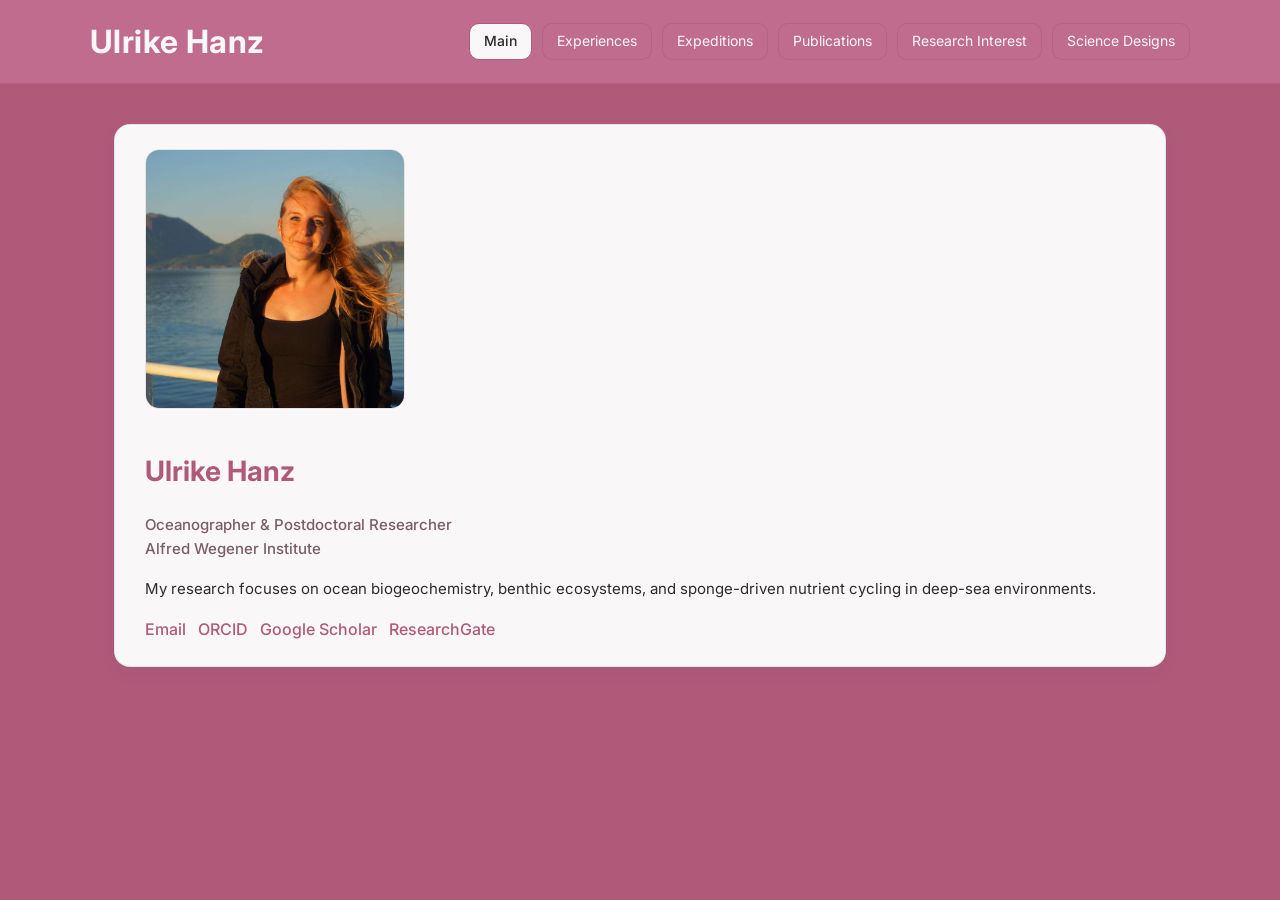
<file: index.html>
<!DOCTYPE html>
<html lang="en">
<head>
  <meta charset="utf-8" />
  <meta name="viewport" content="width=device-width, initial-scale=1" />
  <title>Ulrike Hanz</title>

  <!-- Inter Font -->
  <link rel="preconnect" href="https://fonts.googleapis.com">
  <link rel="preconnect" href="https://fonts.gstatic.com" crossorigin>
  <link href="https://fonts.googleapis.com/css2?family=Inter:wght@300;400;500;600;700&display=swap" rel="stylesheet">

  <!-- Stylesheet -->
  <link rel="stylesheet" href="styles.css" />
</head>

<body>

<header class="header">
  <div class="header-inner">
    <div class="brand">Ulrike Hanz</div>
    <nav class="nav">
      <a class="active" href="index.html">Main</a>
      <a href="experiences.html">Experiences</a>
      <a href="expedition.html">Expeditions</a>
      <a href="publications.html">Publications</a>
      <a href="research-interest.html">Research Interest</a>
      <a href="science-designs.html">Science Designs</a>
    </nav>
  </div>
</header>

<main class="main">
  <div class="card profile-card">

    <div class="profile">
      <img class="hero" src="images/1709807516273.jpg" alt="Ulrike Hanz">
      <div class="intro">
        <h1>Ulrike Hanz</h1>
        <p class="tagline">Oceanographer & Postdoctoral Researcher<br>Alfred Wegener Institute</p>
        <p>
          My research focuses on ocean biogeochemistry, benthic ecosystems, and sponge-driven nutrient cycling in deep-sea environments.
        </p>

        <div class="contact">
          <a href="mailto:Ulrike.hanz@awi.de">Email</a>
          <a href="https://orcid.org/0000-0003-0379-1832">ORCID</a>
          <a href="https://scholar.google.com/citations?user=YGrqtJMAAAAJ&hl=en">Google Scholar</a>
          <a href="https://www.researchgate.net/profile/Ulrike-Hanz">ResearchGate</a>
        </div>

      </div>
    </div>

  </div>
</main>

</body>
</html>
</file>
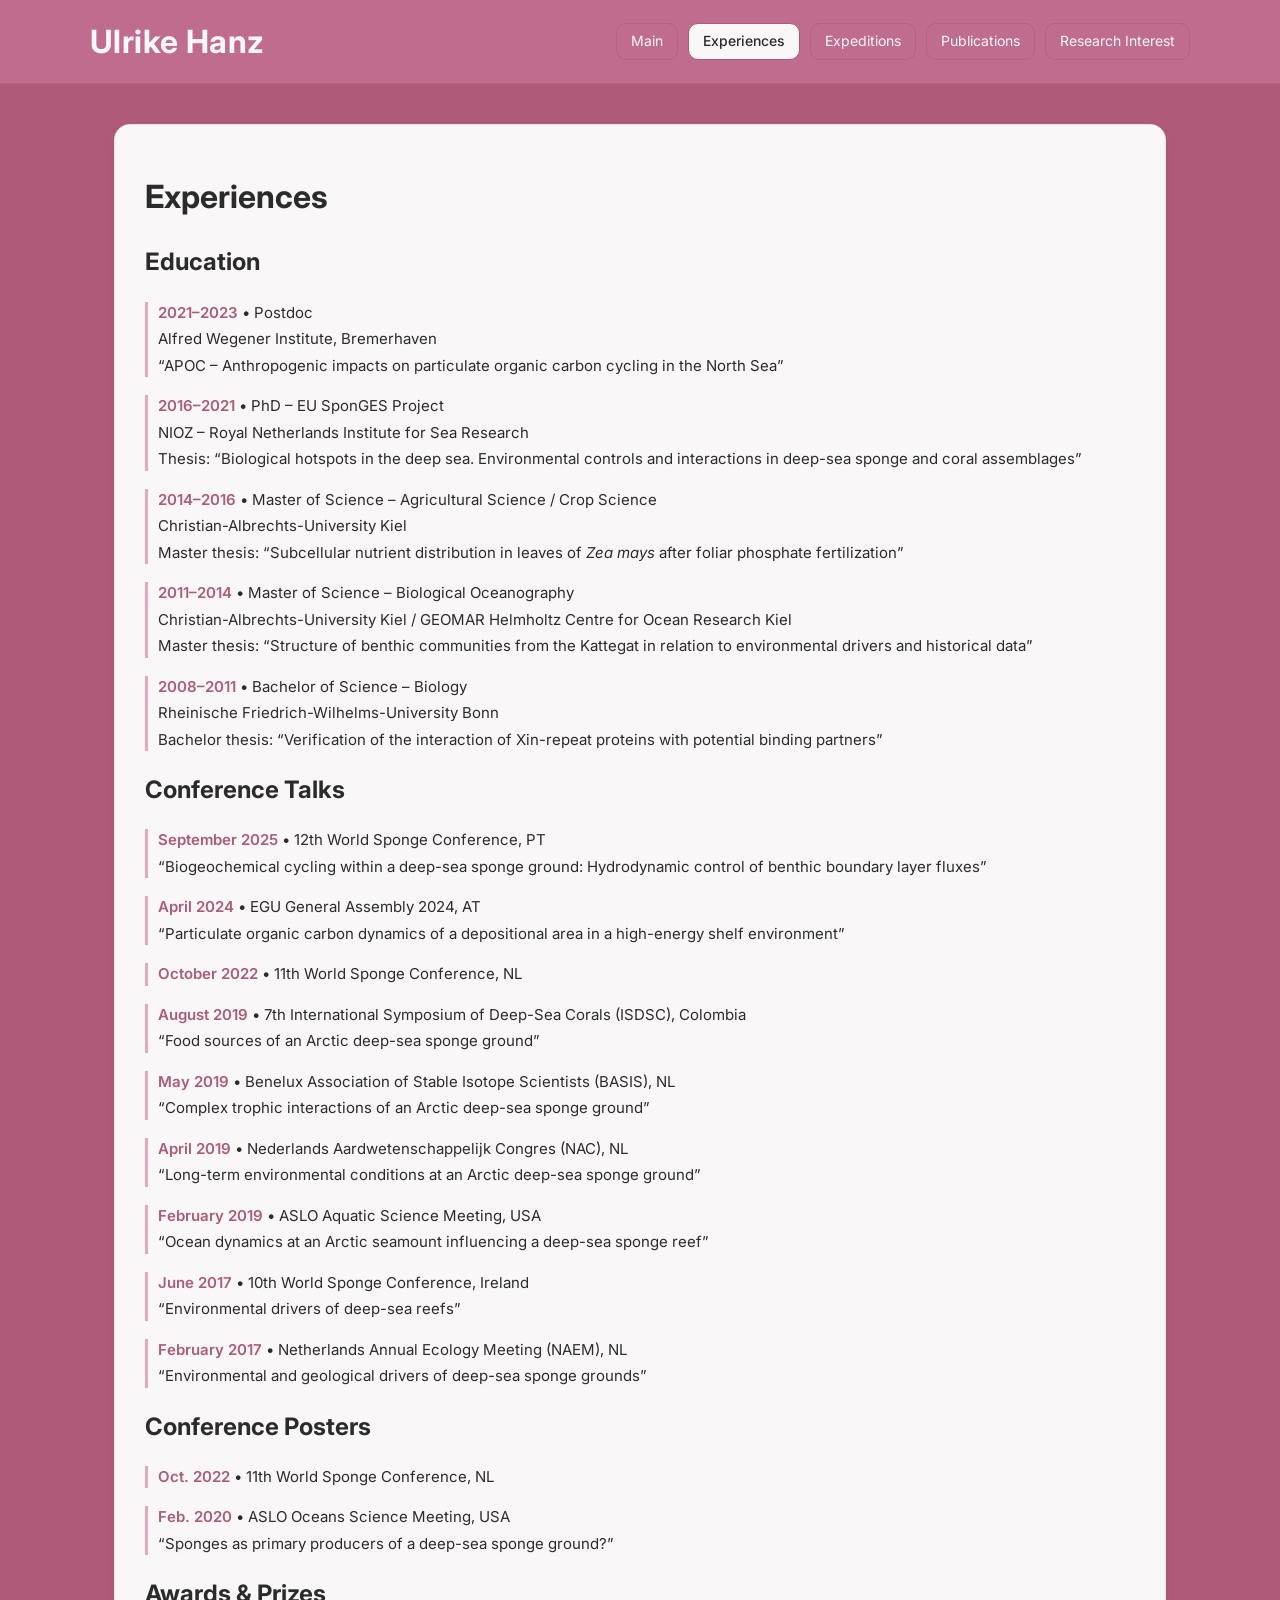
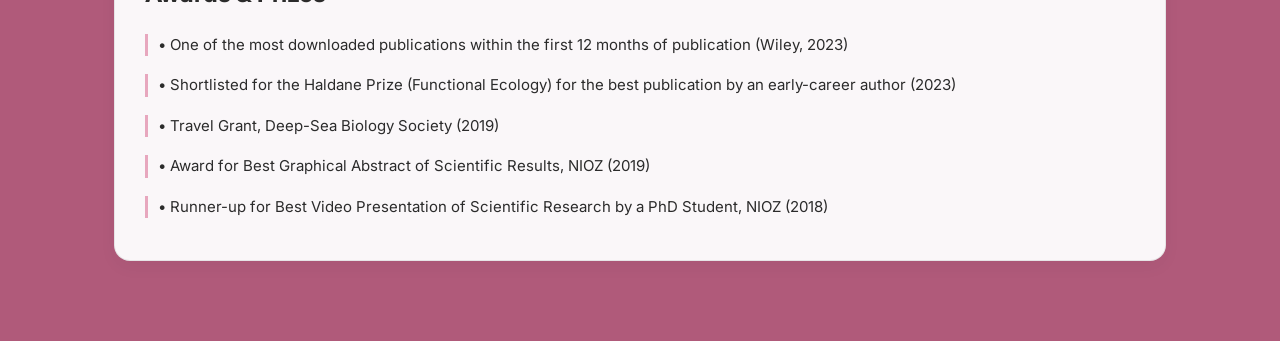
<file: experiences.html>
<!doctype html>
<html lang="en">
<head>
  <meta charset="utf-8" />
  <meta name="viewport" content="width=device-width, initial-scale=1" />
  <title>Experiences — Ulrike Hanz</title>

  <!-- Inter Font -->
  <link rel="preconnect" href="https://fonts.googleapis.com">
  <link rel="preconnect" href="https://fonts.gstatic.com" crossorigin>
  <link href="https://fonts.googleapis.com/css2?family=Inter:wght@300;400;500;600;700&display=swap" rel="stylesheet">

  <link rel="stylesheet" href="styles.css" />
</head>

<body>

<header class="header">
  <div class="header-inner">
    <div class="brand">Ulrike Hanz</div>
    <nav class="nav">
      <a href="index.html">Main</a>
      <a class="active" href="experiences.html">Experiences</a>
      <a href="expedition.html">Expeditions</a>
      <a href="publications.html">Publications</a>
      <a href="research-interest.html">Research Interest</a>
    </nav>
  </div>
</header>

<main class="main">
  <div class="card">

    <h1>Experiences</h1>
   <h2>Education</h2>
<div class="experience-list">

  <div class="experience">
    <p><strong>2021–2023</strong> • Postdoc</p>
    <p>Alfred Wegener Institute, Bremerhaven</p>
    <p>“APOC – Anthropogenic impacts on particulate organic carbon cycling in the North Sea”</p>
  </div>

  <div class="experience">
    <p><strong>2016–2021</strong> • PhD – EU SponGES Project</p>
    <p>NIOZ – Royal Netherlands Institute for Sea Research</p>
    <p>Thesis: “Biological hotspots in the deep sea. Environmental controls and interactions in deep-sea sponge and coral assemblages”</p>
  </div>

  <div class="experience">
    <p><strong>2014–2016</strong> • Master of Science – Agricultural Science / Crop Science</p>
    <p>Christian-Albrechts-University Kiel</p>
    <p>Master thesis: “Subcellular nutrient distribution in leaves of <em>Zea mays</em> after foliar phosphate fertilization”</p>
  </div>

  <div class="experience">
    <p><strong>2011–2014</strong> • Master of Science – Biological Oceanography</p>
    <p>Christian-Albrechts-University Kiel / GEOMAR Helmholtz Centre for Ocean Research Kiel</p>
    <p>Master thesis: “Structure of benthic communities from the Kattegat in relation to environmental drivers and historical data”</p>
  </div>

  <div class="experience">
    <p><strong>2008–2011</strong> • Bachelor of Science – Biology</p>
    <p>Rheinische Friedrich-Wilhelms-University Bonn</p>
    <p>Bachelor thesis: “Verification of the interaction of Xin-repeat proteins with potential binding partners”</p>
  </div>

</div>
    


    <!-- Conference Talks -->
    <h2>Conference Talks</h2>
    <div class="experience-list">
        <div class="experience">
        <p><strong>September 2025</strong> • 12th World Sponge Conference, PT</p>
           <p>“Biogeochemical cycling within a deep-sea sponge ground: Hydrodynamic control of benthic boundary layer fluxes”</p>
      </div>
        <div class="experience">
        <p><strong>April 2024</strong> • EGU General Assembly 2024, AT</p>
           <p>“Particulate organic carbon dynamics of a depositional area in a high-energy shelf environment”</p>
      </div>
      <div class="experience">
        <p><strong>October 2022</strong> • 11th World Sponge Conference, NL</p>
      </div>
      <div class="experience">
        <p><strong>August 2019</strong> • 7th International Symposium of Deep-Sea Corals (ISDSC), Colombia</p>
        <p>“Food sources of an Arctic deep-sea sponge ground”</p>
      </div>
      <div class="experience">
        <p><strong>May 2019</strong> • Benelux Association of Stable Isotope Scientists (BASIS), NL</p>
        <p>“Complex trophic interactions of an Arctic deep-sea sponge ground”</p>
      </div>
      <div class="experience">
        <p><strong>April 2019</strong> • Nederlands Aardwetenschappelijk Congres (NAC), NL</p>
        <p>“Long-term environmental conditions at an Arctic deep-sea sponge ground”</p>
      </div>
      <div class="experience">
        <p><strong>February 2019</strong> • ASLO Aquatic Science Meeting, USA</p>
        <p>“Ocean dynamics at an Arctic seamount influencing a deep-sea sponge reef”</p>
      </div>
      <div class="experience">
        <p><strong>June 2017</strong> • 10th World Sponge Conference, Ireland</p>
        <p>“Environmental drivers of deep-sea reefs”</p>
      </div>
      <div class="experience">
        <p><strong>February 2017</strong> • Netherlands Annual Ecology Meeting (NAEM), NL</p>
        <p>“Environmental and geological drivers of deep-sea sponge grounds”</p>
      </div>
    </div>

    <!-- Conference Posters -->
    <h2>Conference Posters</h2>
    <div class="experience-list">
      <div class="experience">
        <p><strong>Oct. 2022</strong> • 11th World Sponge Conference, NL</p>
      </div>
      <div class="experience">
        <p><strong>Feb. 2020</strong> • ASLO Oceans Science Meeting, USA</p>
        <p>“Sponges as primary producers of a deep-sea sponge ground?”</p>
      </div>
    </div>

<h2>Awards & Prizes</h2>
<div class="experience-list">

  <div class="experience">
    <p>• One of the most downloaded publications within the first 12 months of publication (Wiley, 2023)</p>
  </div>

  <div class="experience">
    <p>• Shortlisted for the Haldane Prize (Functional Ecology) for the best publication by an early-career author (2023)</p>
  </div>

  <div class="experience">
    <p>• Travel Grant, Deep-Sea Biology Society (2019)</p>
  </div>

  <div class="experience">
    <p>• Award for Best Graphical Abstract of Scientific Results, NIOZ (2019)</p>
  </div>

  <div class="experience">
    <p>• Runner-up for Best Video Presentation of Scientific Research by a PhD Student, NIOZ (2018)</p>
  </div>

</div>

  </div>
</main>

</body>
</html>
</file>
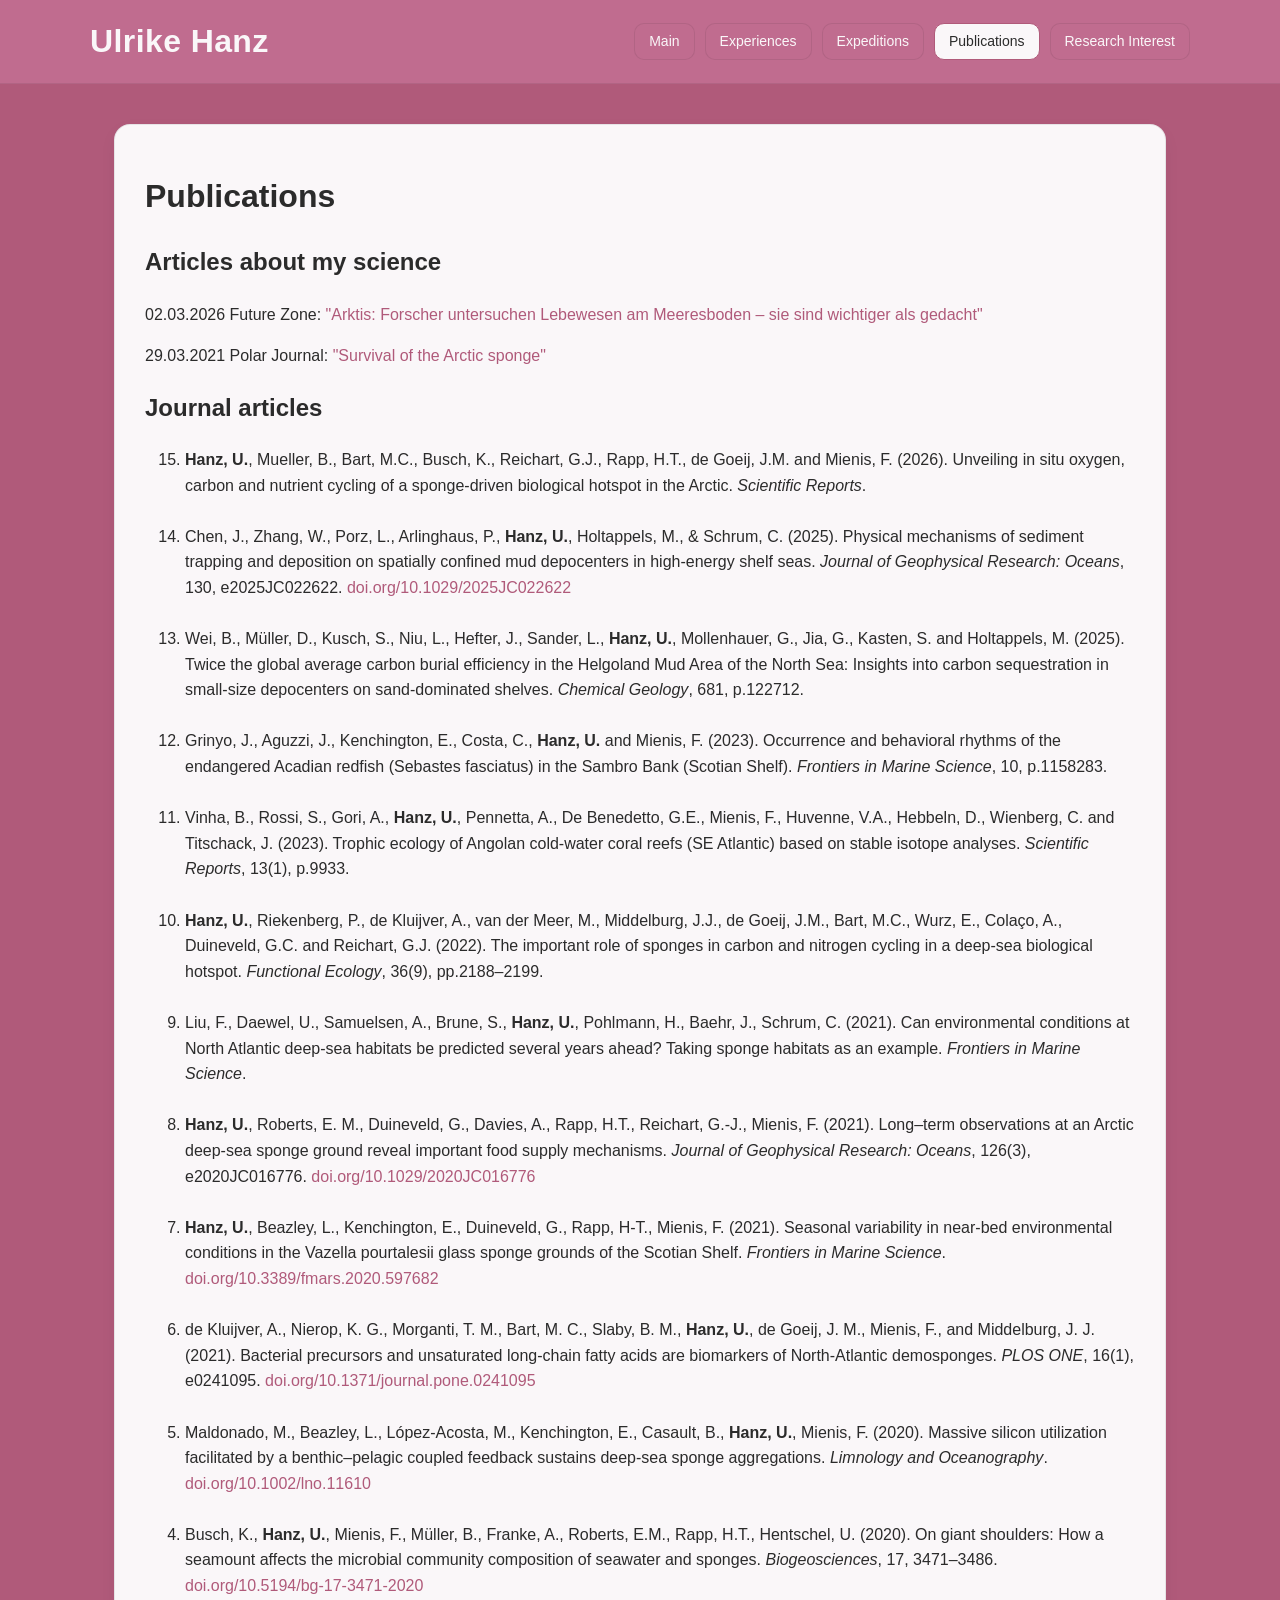
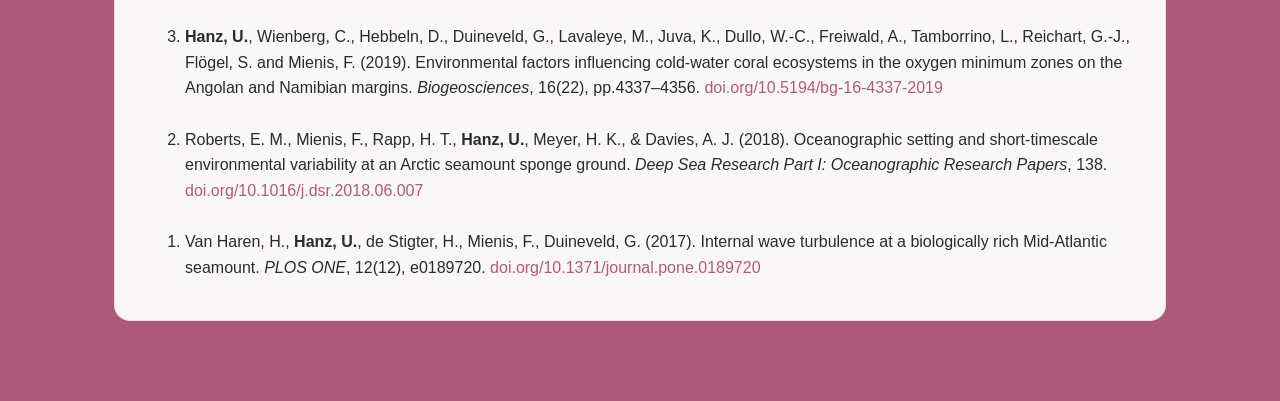
<file: publications.html>
<!doctype html>
<html lang="en">
<head>
  <meta charset="utf-8" />
  <meta name="viewport" content="width=device-width, initial-scale=1" />
  <title>Publications — Ulrike Hanz</title>
  <link rel="stylesheet" href="styles.css" />
</head>

<body>
  <header class="header">
    <div class="header-inner">
      <div class="brand">Ulrike Hanz</div>

      <nav class="nav">
        <a href="index.html">Main</a>
        <a href="experiences.html">Experiences</a>
        <a href="expedition.html">Expeditions</a>
        <a class="active" href="publications.html">Publications</a>
        <a href="research-interest.html">Research Interest</a>
      </nav>
    </div>
  </header>

  <main class="main">
    <div class="card">
      <h1>Publications</h1>
      <p> </p>
      <h2>Articles about my science</h2>

           <p>
02.03.2026 Future Zone: 
<a href="https://www.futurezone.de/science/article707642/arktis-forscher-untersuchen-wichtige-schwaemme-es-sind-besondere-hotspots-in-der-tiefsee.html" target="_blank">
"Arktis: Forscher untersuchen Lebewesen am Meeresboden – sie sind wichtiger als gedacht"
</a>
</p>
      <p>
 29.03.2021 Polar Journal: 
<a href="https://polarjournal.net/survival-of-the-arctic-sponge" target="_blank">
"Survival of the Arctic sponge"
</a>
</p>
      <h2>Journal articles</h2>
      <ol reversed>

        <li>
          <strong>Hanz, U.</strong>, Mueller, B., Bart, M.C., Busch, K., Reichart, G.J., Rapp, H.T., de Goeij, J.M. and Mienis, F. (2026). 
          Unveiling in situ oxygen, carbon and nutrient cycling of a sponge-driven biological hotspot in the Arctic. 
          <em>Scientific Reports</em>.
        </li>
        &nbsp;

        <li>
          Chen, J., Zhang, W., Porz, L., Arlinghaus, P., <strong>Hanz, U.</strong>, Holtappels, M., & Schrum, C. (2025). 
          Physical mechanisms of sediment trapping and deposition on spatially confined mud depocenters in high-energy shelf seas. 
          <em>Journal of Geophysical Research: Oceans</em>, 130, e2025JC022622. 
          <a href="https://doi.org/10.1029/2025JC022622">doi.org/10.1029/2025JC022622</a>
        </li>
        &nbsp;

        <li>
          Wei, B., Müller, D., Kusch, S., Niu, L., Hefter, J., Sander, L., <strong>Hanz, U.</strong>, Mollenhauer, G., Jia, G., Kasten, S. and Holtappels, M. (2025). 
          Twice the global average carbon burial efficiency in the Helgoland Mud Area of the North Sea: Insights into carbon sequestration in small-size depocenters on sand-dominated shelves. 
          <em>Chemical Geology</em>, 681, p.122712.
        </li>
        &nbsp;

        <li>
          Grinyo, J., Aguzzi, J., Kenchington, E., Costa, C., <strong>Hanz, U.</strong> and Mienis, F. (2023). 
          Occurrence and behavioral rhythms of the endangered Acadian redfish (Sebastes fasciatus) in the Sambro Bank (Scotian Shelf). 
          <em>Frontiers in Marine Science</em>, 10, p.1158283.
        </li>
        &nbsp;

        <li>
          Vinha, B., Rossi, S., Gori, A., <strong>Hanz, U.</strong>, Pennetta, A., De Benedetto, G.E., Mienis, F., Huvenne, V.A., Hebbeln, D., Wienberg, C. and Titschack, J. (2023). 
          Trophic ecology of Angolan cold-water coral reefs (SE Atlantic) based on stable isotope analyses. 
          <em>Scientific Reports</em>, 13(1), p.9933.
        </li>
        &nbsp;

        <li>
          <strong>Hanz, U.</strong>, Riekenberg, P., de Kluijver, A., van der Meer, M., Middelburg, J.J., de Goeij, J.M., Bart, M.C., Wurz, E., Colaço, A., Duineveld, G.C. and Reichart, G.J. (2022). 
          The important role of sponges in carbon and nitrogen cycling in a deep‐sea biological hotspot. 
          <em>Functional Ecology</em>, 36(9), pp.2188–2199.
        </li>
        &nbsp;

        <li>
          Liu, F., Daewel, U., Samuelsen, A., Brune, S., <strong>Hanz, U.</strong>, Pohlmann, H., Baehr, J., Schrum, C. (2021). 
          Can environmental conditions at North Atlantic deep-sea habitats be predicted several years ahead? Taking sponge habitats as an example. 
          <em>Frontiers in Marine Science</em>.
        </li>
        &nbsp;

        <li>
          <strong>Hanz, U.</strong>, Roberts, E. M., Duineveld, G., Davies, A., Rapp, H.T., Reichart, G.-J., Mienis, F. (2021). 
          Long–term observations at an Arctic deep-sea sponge ground reveal important food supply mechanisms. 
          <em>Journal of Geophysical Research: Oceans</em>, 126(3), e2020JC016776. 
          <a href="https://doi.org/10.1029/2020JC016776">doi.org/10.1029/2020JC016776</a>
        </li>
        &nbsp;

        <li>
          <strong>Hanz, U.</strong>, Beazley, L., Kenchington, E., Duineveld, G., Rapp, H-T., Mienis, F. (2021). 
          Seasonal variability in near-bed environmental conditions in the Vazella pourtalesii glass sponge grounds of the Scotian Shelf. 
          <em>Frontiers in Marine Science</em>. 
          <a href="https://doi.org/10.3389/fmars.2020.597682">doi.org/10.3389/fmars.2020.597682</a>
        </li>
        &nbsp;

        <li>
          de Kluijver, A., Nierop, K. G., Morganti, T. M., Bart, M. C., Slaby, B. M., <strong>Hanz, U.</strong>, de Goeij, J. M., Mienis, F., and Middelburg, J. J. (2021). 
          Bacterial precursors and unsaturated long-chain fatty acids are biomarkers of North-Atlantic demosponges. 
          <em>PLOS ONE</em>, 16(1), e0241095. 
          <a href="https://doi.org/10.1371/journal.pone.0241095">doi.org/10.1371/journal.pone.0241095</a>
        </li>
        &nbsp;

        <li>
          Maldonado, M., Beazley, L., López-Acosta, M., Kenchington, E., Casault, B., <strong>Hanz, U.</strong>, Mienis, F. (2020). 
          Massive silicon utilization facilitated by a benthic–pelagic coupled feedback sustains deep‐sea sponge aggregations. 
          <em>Limnology and Oceanography</em>. 
          <a href="https://doi.org/10.1002/lno.11610">doi.org/10.1002/lno.11610</a>
        </li>
        &nbsp;

        <li>
          Busch, K., <strong>Hanz, U.</strong>, Mienis, F., Müller, B., Franke, A., Roberts, E.M., Rapp, H.T., Hentschel, U. (2020). 
          On giant shoulders: How a seamount affects the microbial community composition of seawater and sponges. 
          <em>Biogeosciences</em>, 17, 3471–3486. 
          <a href="https://doi.org/10.5194/bg-17-3471-2020">doi.org/10.5194/bg-17-3471-2020</a>
        </li>
        &nbsp;

        <li>
          <strong>Hanz, U.</strong>, Wienberg, C., Hebbeln, D., Duineveld, G., Lavaleye, M., Juva, K., Dullo, W.-C., Freiwald, A., Tamborrino, L., Reichart, G.-J., Flögel, S. and Mienis, F. (2019). 
          Environmental factors influencing cold-water coral ecosystems in the oxygen minimum zones on the Angolan and Namibian margins. 
          <em>Biogeosciences</em>, 16(22), pp.4337–4356. 
          <a href="https://doi.org/10.5194/bg-16-4337-2019">doi.org/10.5194/bg-16-4337-2019</a>
        </li>
        &nbsp;

        <li>
          Roberts, E. M., Mienis, F., Rapp, H. T., <strong>Hanz, U.</strong>, Meyer, H. K., & Davies, A. J. (2018). 
          Oceanographic setting and short-timescale environmental variability at an Arctic seamount sponge ground. 
          <em>Deep Sea Research Part I: Oceanographic Research Papers</em>, 138. 
          <a href="https://doi.org/10.1016/j.dsr.2018.06.007">doi.org/10.1016/j.dsr.2018.06.007</a>
        </li>
        &nbsp;

        <li>
          Van Haren, H., <strong>Hanz, U.</strong>, de Stigter, H., Mienis, F., Duineveld, G. (2017). 
          Internal wave turbulence at a biologically rich Mid-Atlantic seamount. 
          <em>PLOS ONE</em>, 12(12), e0189720. 
          <a href="https://doi.org/10.1371/journal.pone.0189720">doi.org/10.1371/journal.pone.0189720</a>
        </li>

      </ol>

    </div>
  </main>
</body>
</html>
</file>
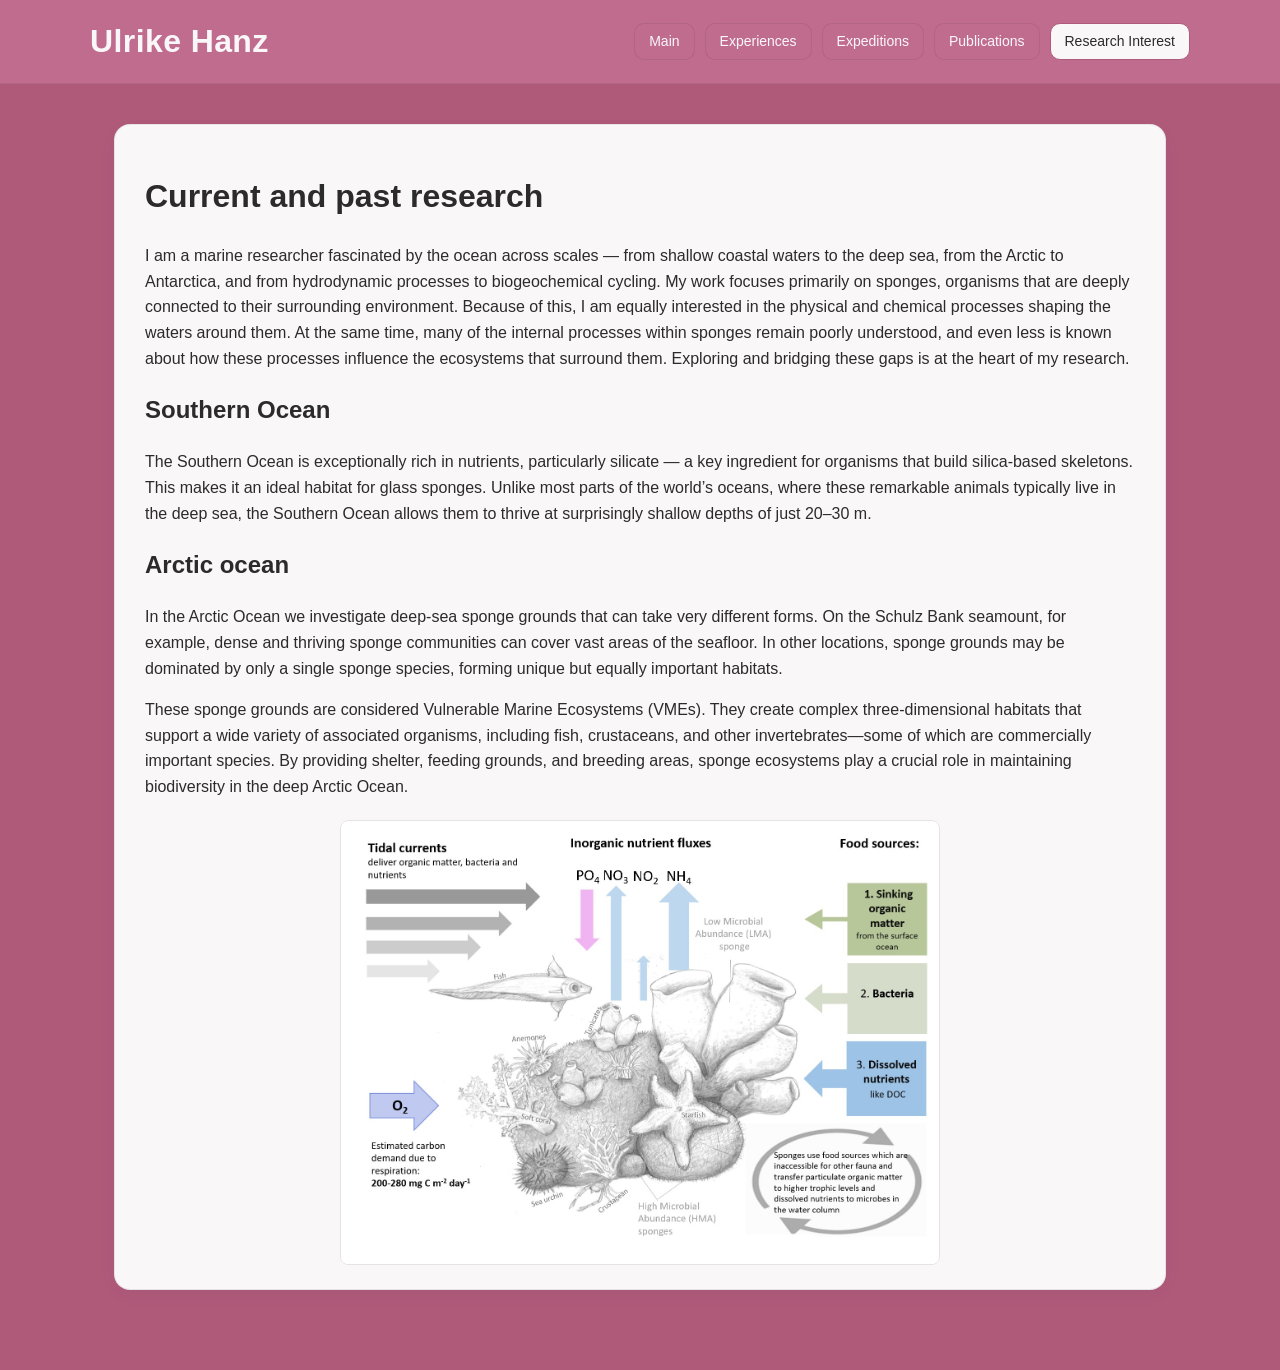
<file: research-interest.html>
<!doctype html>
<html lang="en">
<head>
  <meta charset="utf-8" />
  <meta name="viewport" content="width=device-width, initial-scale=1" />
  <title>Research Interest — Ulrike Hanz</title>
  <link rel="stylesheet" href="styles.css" />
</head>

<body>
  <header class="header">
    <div class="header-inner">
      <div class="brand">Ulrike Hanz</div>

      <nav class="nav">
        <a href="index.html">Main</a>
        <a href="experiences.html">Experiences</a>
        <a href="expedition.html">Expeditions</a>
        <a href="publications.html">Publications</a>
        <a class="active" href="research-interest.html">Research Interest</a>
      <!--  <a href="sciences-designs.html">Science Designs</a> -->
      </nav>
    </div>
  </header>

  <main class="main">
    <div class="card">
      <h1>Current and past research</h1>
      <p>
        I am a marine researcher fascinated by the ocean across scales — from shallow coastal waters to the deep sea, from the Arctic to Antarctica, and from hydrodynamic processes to biogeochemical cycling.

My work focuses primarily on sponges, organisms that are deeply connected to their surrounding environment. Because of this, I am equally interested in the physical and chemical processes shaping the waters around them.
        At the same time, many of the internal processes within sponges remain poorly understood, and even less is known about how these processes influence the ecosystems that surround them. 
        Exploring and bridging these gaps is at the heart of my research.
      </p>

      <h2>Southern Ocean </h2>
      <p>
        The Southern Ocean is exceptionally rich in nutrients, particularly silicate — a key ingredient for organisms that build silica-based skeletons. This makes it an ideal habitat for glass sponges.
        Unlike most parts of the world’s oceans, where these remarkable animals typically live in the deep sea, the Southern Ocean allows them to thrive at surprisingly shallow depths of just 20–30 m.
      </p>

      <h2>Arctic ocean</h2>
      <p>
     In the Arctic Ocean we investigate deep-sea sponge grounds that can take very different forms. On the Schulz Bank seamount, for example, dense and thriving sponge communities can cover vast areas of the seafloor.
     In other locations, sponge grounds may be dominated by only a single sponge species, forming unique but equally important habitats.
 </p>
<p>
These sponge grounds are considered Vulnerable Marine Ecosystems (VMEs). They create complex three-dimensional habitats that support a wide variety of associated organisms, including fish, crustaceans, and other invertebrates—some of which are commercially important species. By providing shelter, feeding grounds, and breeding areas, sponge ecosystems play a crucial role in maintaining biodiversity in the deep Arctic Ocean.
</p>
       <div class="research-image">
  <img src="images/Graphicalabstract.jpg" alt="Graphical abstract">
</div>
</div>
            <!-- Optional image -->
      <!-- <img src="images/research-1.jpg" alt="Research figure"> -->
    </div>
  </main>
</body>
</html>
</file>
<file: styles.css>
/* --- Root Variables --- */
:root {
  --bg: #b05a7a;           /* darker background */
  --text: #2b2b2b;         /* main text */
  --header: #c06c8f;       /* header background */
  --card: #faf7f9;          /* light pink card background */
  --hover: #edd1dc;        /* nav hover */
  --border: rgba(0,0,0,0.08);
  --accent: #b05a7a;       /* links / accent color */
  --page-width: 1100px;
}

/* --- Global --- */
* { box-sizing: border-box; }

body {
  margin: 0;
  font-family: 'Inter', sans-serif;
  background: var(--bg);
  color: var(--text);
  line-height: 1.6;
}

/* --- Header --- */
.header {
  position: sticky;
  top: 0;
  background: var(--header);
  border-bottom: 1px solid var(--border);
  padding: 16px 24px;
  z-index: 100;
}

.header-inner {
  max-width: var(--page-width);
  margin: 0 auto;
  display: flex;
  justify-content: space-between;
  align-items: center;
  gap: 16px;
}

.brand {
  font-weight: 700;
  font-size: 32px;
  letter-spacing: 0.4px;
  color: var(--card); /* light pink for brand text */
}

/* --- Navigation --- */
.nav {
  display: flex;
  gap: 10px;
  flex-wrap: wrap;
}

.nav a {
  text-decoration: none;
  color: var(--card);
  padding: 6px 14px;
  border-radius: 10px;
  border: 1px solid var(--border);
  background: var(--header);
  font-size: 14px;
  transition: all 0.2s ease;
}

.nav a:hover,
.nav a.active {
  background: var(--card); /* light pink hover */
  font-weight: 500;
  border-color: var(--accent);
  color: var(--text);
}

/* --- Main Content --- */
.main {
  max-width: var(--page-width);
  margin: 40px auto;
  padding: 0 24px 40px;
}

/* --- Card --- */
.card {
  background: var(--card); /* light pink */
  border: 1px solid var(--border);
  border-radius: 16px;
  padding: 24px 30px;
  box-shadow: 0 6px 18px rgba(0,0,0,0.04);
}

/* --- Profile Layout --- */
.profile {
  display: flex;
  flex-wrap: wrap;
  gap: 40px;
  align-items: flex-start;
}

.hero {
  width: 100%;
  max-width: 260px;
  border-radius: 14px;
  border: 1px solid var(--border);
  object-fit: cover;
}

/* --- Text --- */
.intro h1 {
  margin-top: 0;
  font-weight: 700;
  color: var(--accent); /* darker pink accent */
  font-size: 28px;
}

.tagline {
  font-weight: 500;
  color: #7a5d67;
  margin-bottom: 16px;
}

.intro p {
  margin-bottom: 16px;
  font-size: 15px;
}

/* --- Contact Links --- */
.contact {
  margin-top: 16px;
  display: flex;
  flex-wrap: wrap;
  gap: 12px;
}

.contact a {
  color: var(--accent);
  font-weight: 500;
  text-decoration: none;
  transition: all 0.2s ease;
}

.contact a:hover {
  text-decoration: underline;
}

/* --- Expeditions --- */
.expedition {
  margin-bottom: 25px;
}

.expedition h2 {
  color: var(--accent); /* darker pink headers */
  border-left: 4px solid #e7a7be;
  padding-left: 12px;
  margin-bottom: 6px;
  font-weight: 600;
  font-size: 18px;
}

.expedition p {
  margin-bottom: 8px;
  font-weight: 400;
}

.expedition-images {
  display: flex;
  flex-wrap: wrap;
  gap: 10px;
  margin-bottom: 12px;
}

.expedition-images img {
  width: calc(33% - 6px);
  border-radius: 10px;
  border: 1px solid var(--border);
}

/* --- Experiences / Talks / Posters --- */
.experience-list {
  margin-top: 12px;
}

.experience {
  margin-bottom: 18px;
  padding-left: 10px;
  border-left: 3px solid #e7a7be;
}

.experience p {
  margin: 4px 0;
  font-size: 15px;
  line-height: 1.5;
  color: #2b2b2b;
}

.experience strong {
  color: var(--accent); /* date in darker pink */
  font-weight: 600;
}

/* --- Responsive Fixes --- */
@media (max-width: 700px) {
  .profile {
    flex-direction: column;
    align-items: center;
  }

  .hero {
    max-width: 100%;
  }

  .expedition-images img {
    width: 100%;
  }
}
.expedition-gallery {
  display: flex;        /* align images in a row */
  gap: 12px;            /* space between images */
  margin-top: 10px;     /* space above gallery */
  flex-wrap: wrap;      /* wrap to next line if too many images */
}

.expedition-gallery img {
  width: 200px;
  height: 190px;   /* slightly taller */
  border-radius: 6px;
  object-fit: cover;
  flex-shrink: 0;
}
/* --- Research Image --- */
.research-image {
  display: flex;
  justify-content: center;
  margin-top: 20px;
}

.research-image img {
  max-width: 600px;   /* controls size */
  width: 100%;
  height: auto;
  border-radius: 8px;
  border: 1px solid var(--border);
}
.card a {
  color: var(--accent);
  text-decoration: none;
}

.card a:hover {
  text-decoration: underline;
}
/* --- Image Hover Zoom --- */
.expedition-gallery img {
  transition: transform 0.25s ease;
}

.expedition-gallery img:hover {
  transform: scale(1.4);
  z-index: 10;
}
.expedition-gallery {
  overflow: visible;
}
</file>
